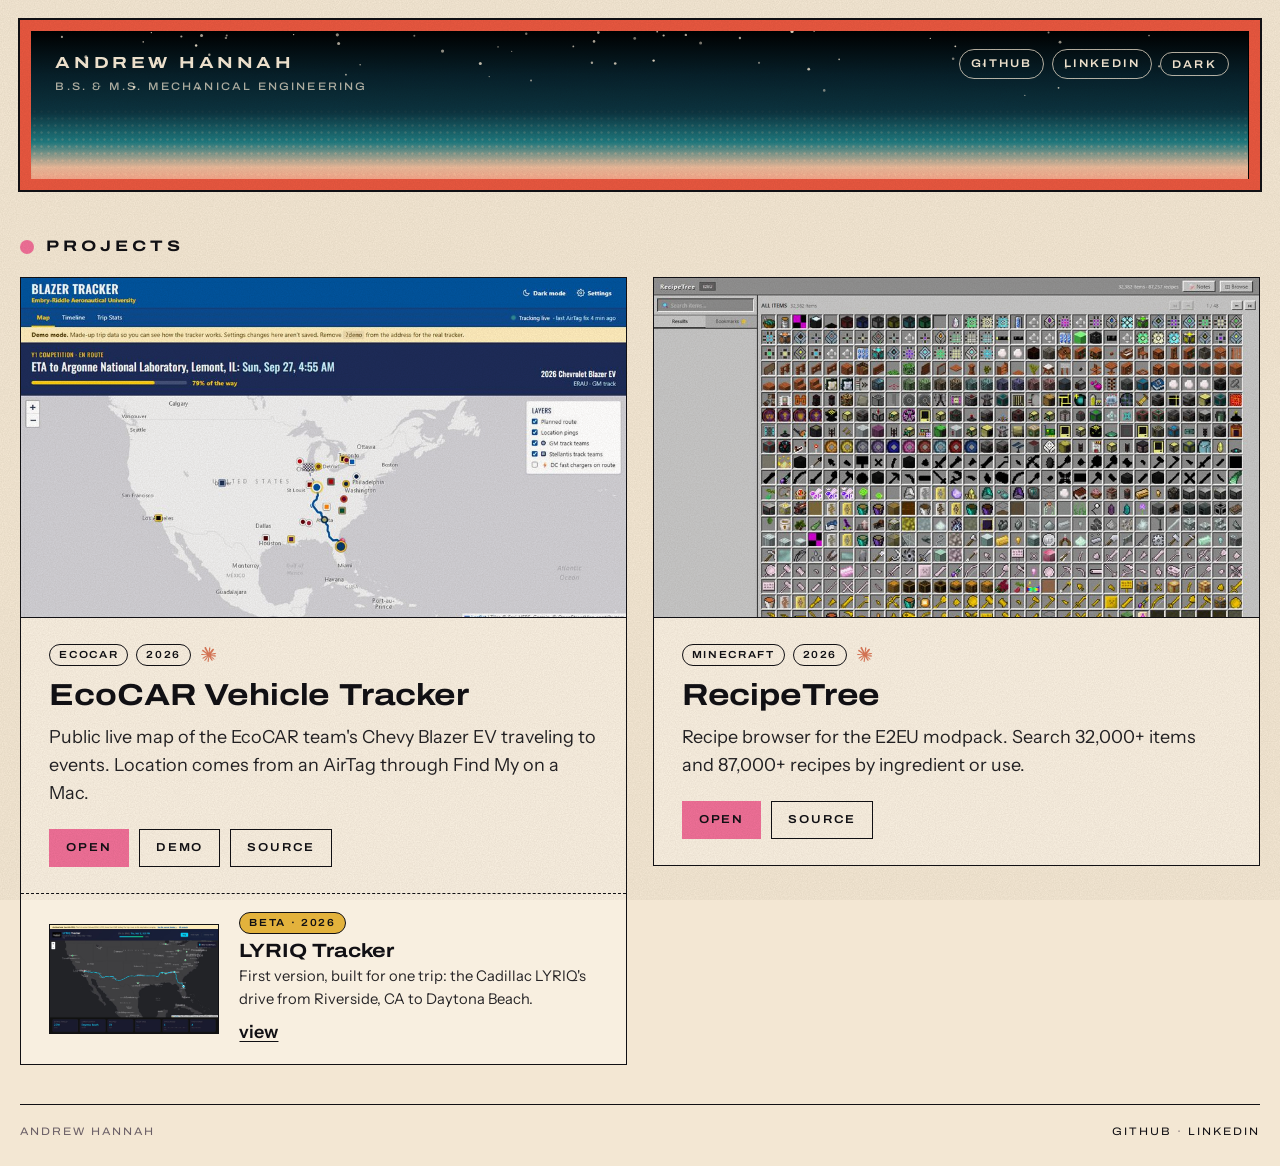
<file: index.html>
<!DOCTYPE html>
<html lang="en">
<head>
    <meta charset="UTF-8">
    <meta name="viewport" content="width=device-width, initial-scale=1.0">
    <title>andrew hannah</title>
    <meta name="description" content="Projects by Andrew Hannah.">
    <script>
        try { const t = localStorage.getItem('site-theme'); if (t === 'light' || t === 'dark') document.documentElement.dataset.theme = t; } catch (e) {}
    </script>
    <link rel="preconnect" href="https://fonts.googleapis.com">
    <link rel="preconnect" href="https://fonts.gstatic.com" crossorigin>
    <link rel="stylesheet" href="https://fonts.googleapis.com/css2?family=Archivo:wdth,wght@100..125,400..800&family=Instrument+Sans:wght@400..700&display=swap">
    <link rel="stylesheet" href="assets/site.css">
</head>
<body>
    <div class="grain" aria-hidden="true"></div>

    <header class="poster">
        <svg class="scene" id="scene" aria-hidden="true"></svg>

        <div class="corner corner-tl">
            <a class="name" href="./">andrew hannah</a>
            <span class="sub">B.S. &amp; M.S. Mechanical Engineering</span>
        </div>
        <div class="corner corner-tr">
            <a class="chip" href="https://github.com/bmxer7777">github</a>
            <a class="chip" href="https://www.linkedin.com/in/andrew-hannah-me/">linkedin</a>
            <button class="chip" id="theme-btn" type="button">dark</button>
        </div>
    </header>

    <main>
        <h2 class="section-title"><span class="dot"></span>projects</h2>
        <div class="grid">

        <article class="project">
            <a class="thumb" href="ecocar-vehicle-tracker/" aria-label="Open the EcoCAR Vehicle Tracker">
                <img src="assets/thumb-tracker.jpg" alt="EcoCAR Vehicle Tracker map with route, ETA and trip stats" loading="lazy">
            </a>
            <div class="info">
                <div class="meta"><span class="tag">ecocar</span><span class="tag">2026</span><span class="made-with" title="Built with Claude"><svg viewBox="0 0 24 24" role="img" aria-label="Built with Claude"><path d="m4.7144 15.9555 4.7174-2.6471.079-.2307-.079-.1275h-.2307l-.7893-.0486-2.6956-.0729-2.3375-.0971-2.2646-.1214-.5707-.1215-.5343-.7042.0546-.3522.4797-.3218.686.0608 1.5179.1032 2.2767.1578 1.6514.0972 2.4468.255h.3886l.0546-.1579-.1336-.0971-.1032-.0972L6.973 9.8356l-2.55-1.6879-1.3356-.9714-.7225-.4918-.3643-.4614-.1578-1.0078.6557-.7225.8803.0607.2246.0607.8925.686 1.9064 1.4754 2.4893 1.8336.3643.3035.1457-.1032.0182-.0728-.164-.2733-1.3539-2.4467-1.445-2.4893-.6435-1.032-.17-.6194c-.0607-.255-.1032-.4674-.1032-.7285L6.287.1335 6.6997 0l.9957.1336.419.3642.6192 1.4147 1.0018 2.2282 1.5543 3.0296.4553.8985.2429.8318.091.255h.1579v-.1457l.1275-1.706.2368-2.0947.2307-2.6957.0789-.7589.3764-.9107.7468-.4918.5828.2793.4797.686-.0668.4433-.2853 1.8517-.5586 2.9021-.3643 1.9429h.2125l.2429-.2429.9835-1.3053 1.6514-2.0643.7286-.8196.85-.9046.5464-.4311h1.0321l.759 1.1293-.34 1.1657-1.0625 1.3478-.8804 1.1414-1.2628 1.7-.7893 1.36.0729.1093.1882-.0183 2.8535-.607 1.5421-.2794 1.8396-.3157.8318.3886.091.3946-.3278.8075-1.967.4857-2.3072.4614-3.4364.8136-.0425.0304.0486.0607 1.5482.1457.6618.0364h1.621l3.0175.2247.7892.522.4736.6376-.079.4857-1.2142.6193-1.6393-.3886-3.825-.9107-1.3113-.3279h-.1822v.1093l1.0929 1.0686 2.0035 1.8092 2.5075 2.3314.1275.5768-.3218.4554-.34-.0486-2.2039-1.6575-.85-.7468-1.9246-1.621h-.1275v.17l.4432.6496 2.3436 3.5214.1214 1.0807-.17.3521-.6071.2125-.6679-.1214-1.3721-1.9246L14.38 17.959l-1.1414-1.9428-.1397.079-.674 7.2552-.3156.3703-.7286.2793-.6071-.4614-.3218-.7468.3218-1.4753.3886-1.9246.3157-1.53.2853-1.9004.17-.6314-.0121-.0425-.1397.0182-1.4328 1.9672-2.1796 2.9446-1.7243 1.8456-.4128.164-.7164-.3704.0667-.6618.4008-.5889 2.386-3.0357 1.4389-1.882.929-1.0868-.0062-.1579h-.0546l-6.3385 4.1164-1.1293.1457-.4857-.4554.0608-.7467.2307-.2429 1.9064-1.3114Z"/></svg></span></div>
                <h3>EcoCAR Vehicle Tracker</h3>
                <p>Public live map of the EcoCAR team's Chevy Blazer EV traveling to events. Location comes from an AirTag through Find My on a Mac.</p>
                <div class="actions">
                    <a class="btn primary" href="ecocar-vehicle-tracker/">open</a>
                    <a class="btn" href="ecocar-vehicle-tracker/?demo">demo</a>
                    <a class="btn" href="https://github.com/bmxer7777/ecocar-vehicle-tracker">source</a>
                </div>
            </div>

            <div class="stub">
                <a class="mini" href="lyriq/" aria-label="Open the LYRIQ Tracker beta">
                    <img src="assets/thumb-lyriq.jpg" alt="LYRIQ Tracker map of the drive from Riverside, CA to Daytona Beach" loading="lazy">
                </a>
                <div>
                    <div class="meta"><span class="tag beta">beta · 2026</span></div>
                    <h4>LYRIQ Tracker</h4>
                    <p>First version, built for one trip: the Cadillac LYRIQ's drive from Riverside, CA to Daytona Beach.</p>
                    <a class="more" href="lyriq/">view</a>
                </div>
            </div>
        </article>

        <article class="project">
            <a class="thumb" href="e2eu/" aria-label="Open RecipeTree">
                <img src="assets/thumb-e2eu.jpg" alt="RecipeTree item grid with search and bookmarks" loading="lazy">
            </a>
            <div class="info">
                <div class="meta"><span class="tag">minecraft</span><span class="tag">2026</span><span class="made-with" title="Built with Claude"><svg viewBox="0 0 24 24" role="img" aria-label="Built with Claude"><path d="m4.7144 15.9555 4.7174-2.6471.079-.2307-.079-.1275h-.2307l-.7893-.0486-2.6956-.0729-2.3375-.0971-2.2646-.1214-.5707-.1215-.5343-.7042.0546-.3522.4797-.3218.686.0608 1.5179.1032 2.2767.1578 1.6514.0972 2.4468.255h.3886l.0546-.1579-.1336-.0971-.1032-.0972L6.973 9.8356l-2.55-1.6879-1.3356-.9714-.7225-.4918-.3643-.4614-.1578-1.0078.6557-.7225.8803.0607.2246.0607.8925.686 1.9064 1.4754 2.4893 1.8336.3643.3035.1457-.1032.0182-.0728-.164-.2733-1.3539-2.4467-1.445-2.4893-.6435-1.032-.17-.6194c-.0607-.255-.1032-.4674-.1032-.7285L6.287.1335 6.6997 0l.9957.1336.419.3642.6192 1.4147 1.0018 2.2282 1.5543 3.0296.4553.8985.2429.8318.091.255h.1579v-.1457l.1275-1.706.2368-2.0947.2307-2.6957.0789-.7589.3764-.9107.7468-.4918.5828.2793.4797.686-.0668.4433-.2853 1.8517-.5586 2.9021-.3643 1.9429h.2125l.2429-.2429.9835-1.3053 1.6514-2.0643.7286-.8196.85-.9046.5464-.4311h1.0321l.759 1.1293-.34 1.1657-1.0625 1.3478-.8804 1.1414-1.2628 1.7-.7893 1.36.0729.1093.1882-.0183 2.8535-.607 1.5421-.2794 1.8396-.3157.8318.3886.091.3946-.3278.8075-1.967.4857-2.3072.4614-3.4364.8136-.0425.0304.0486.0607 1.5482.1457.6618.0364h1.621l3.0175.2247.7892.522.4736.6376-.079.4857-1.2142.6193-1.6393-.3886-3.825-.9107-1.3113-.3279h-.1822v.1093l1.0929 1.0686 2.0035 1.8092 2.5075 2.3314.1275.5768-.3218.4554-.34-.0486-2.2039-1.6575-.85-.7468-1.9246-1.621h-.1275v.17l.4432.6496 2.3436 3.5214.1214 1.0807-.17.3521-.6071.2125-.6679-.1214-1.3721-1.9246L14.38 17.959l-1.1414-1.9428-.1397.079-.674 7.2552-.3156.3703-.7286.2793-.6071-.4614-.3218-.7468.3218-1.4753.3886-1.9246.3157-1.53.2853-1.9004.17-.6314-.0121-.0425-.1397.0182-1.4328 1.9672-2.1796 2.9446-1.7243 1.8456-.4128.164-.7164-.3704.0667-.6618.4008-.5889 2.386-3.0357 1.4389-1.882.929-1.0868-.0062-.1579h-.0546l-6.3385 4.1164-1.1293.1457-.4857-.4554.0608-.7467.2307-.2429 1.9064-1.3114Z"/></svg></span></div>
                <h3>RecipeTree</h3>
                <p>Recipe browser for the E2EU modpack. Search 32,000+ items and 87,000+ recipes by ingredient or use.</p>
                <div class="actions">
                    <a class="btn primary" href="e2eu/">open</a>
                    <a class="btn" href="https://github.com/bmxer7777/e2eu">source</a>
                </div>
            </div>
        </article>
        </div>
    </main>

    <footer>
        <span>andrew hannah</span>
        <span class="links"><a href="https://github.com/bmxer7777">github</a> · <a href="https://www.linkedin.com/in/andrew-hannah-me/">linkedin</a></span>
    </footer>

    <script src="assets/scene.js"></script>
    <script>
        const dq = window.matchMedia('(prefers-color-scheme: dark)');
        const isDark = () => (document.documentElement.dataset.theme || (dq.matches ? 'dark' : 'light')) === 'dark';
        const btn = document.getElementById('theme-btn');
        const paint = () => { btn.textContent = isDark() ? 'light' : 'dark'; };
        btn.addEventListener('click', () => {
            const next = isDark() ? 'light' : 'dark';
            document.documentElement.dataset.theme = next;
            try { localStorage.setItem('site-theme', next); } catch (e) {}
            paint();
        });
        dq.addEventListener('change', paint);
        paint();
    </script>
</body>
</html>
</file>
<file: assets/site.css>
/* Retro-pop print look: flat saturated fills, one even ink line weight,
   a thick coral frame over black, and a paper grain on top. */
:root {
    --ink: #111014;
    --coral: #E8573F;
    --pink: #EF6F97;
    --salmon: #F08B72;
    --peach: #F7C4A0;
    --mustard: #E3B23C;
    --teal: #1F7A80;
    --teal-deep: #0C3440;
    --paper: #F3E7D3;

    --page: #0b0a0d;
    --surface: #141217;
    --line: #F3E7D3;
    --text: #F3E7D3;
    --muted: #A99FA8;
    color-scheme: dark;

    --head: 'Archivo', 'Helvetica Neue', Arial, sans-serif;
    --body: 'Instrument Sans', 'Helvetica Neue', Arial, sans-serif;
}
@media (prefers-color-scheme: light) {
    :root:not([data-theme="dark"]) { --page: #F3E7D3; --surface: #F8EFE0; --line: #111014; --text: #111014; --muted: #6A5F66; color-scheme: light; }
}
:root[data-theme="light"] { --page: #F3E7D3; --surface: #F8EFE0; --line: #111014; --text: #111014; --muted: #6A5F66; color-scheme: light; }

* { margin: 0; padding: 0; box-sizing: border-box; }
body { background: var(--page); color: var(--text); font-family: var(--body); font-size: clamp(15px, 0.35vw + 13.5px, 18px); line-height: 1.55; padding: clamp(10px, 1.6vw, 32px); -webkit-font-smoothing: antialiased; }
a { color: inherit; }
:focus-visible { outline: 2px solid var(--mustard); outline-offset: 3px; }

/* paper grain over everything */
.grain {
    position: fixed; inset: 0; pointer-events: none; z-index: 50;
    opacity: 0.16; mix-blend-mode: multiply;
    background-image: url("data:image/svg+xml;utf8,<svg xmlns='http://www.w3.org/2000/svg' width='220' height='220'><filter id='n'><feTurbulence type='fractalNoise' baseFrequency='.85' numOctaves='3' stitchTiles='stitch'/><feColorMatrix values='0 0 0 0 0.35  0 0 0 0 0.3  0 0 0 0 0.25  0 0 0 1.4 -0.2'/></filter><rect width='100%' height='100%' filter='url(%23n)'/></svg>");
}
:root[data-theme="dark"] .grain { mix-blend-mode: screen; opacity: 0.07; }
@media (prefers-color-scheme: dark) { :root:not([data-theme="light"]) .grain { mix-blend-mode: screen; opacity: 0.07; } }

/* ---------- poster ---------- */
.poster {
    position: relative;
    background: #000;
    border: clamp(9px, 0.9vw, 16px) solid var(--coral);
    outline: 2px solid var(--ink);
    height: clamp(170px, 13vw, 280px);
    overflow: hidden;
}
.scene { position: absolute; inset: 0; width: 100%; height: 100%; display: block; }
.corner { position: absolute; z-index: 2; display: flex; gap: 8px; align-items: center; }
.corner-tl { top: 20px; left: 24px; flex-direction: column; align-items: flex-start; gap: 2px; }
.corner-tr { top: 18px; right: 20px; }
.name {
    font-family: var(--head); font-stretch: 125%; font-weight: 700;
    font-size: clamp(0.9rem, 0.75vw + 0.4rem, 1.35rem); letter-spacing: 0.22em; text-transform: uppercase;
    color: var(--paper); text-decoration: none;
}
.sub {
    font-family: var(--head); font-stretch: 112%; font-weight: 500;
    font-size: 0.68rem; letter-spacing: 0.2em; text-transform: uppercase; color: rgba(243, 231, 211, 0.72);
}
.chip {
    font-family: var(--head); font-stretch: 112%; font-weight: 600;
    font-size: 0.7rem; letter-spacing: 0.18em; text-transform: uppercase;
    color: var(--paper); background: transparent; border: 1.5px solid rgba(243, 231, 211, 0.75);
    padding: 5px 11px; text-decoration: none; cursor: pointer; border-radius: 999px;
}
.chip:hover { background: var(--paper); color: var(--ink); }


/* ---------- projects ---------- */
main { margin: clamp(32px, 3.5vw, 64px) 0 0; }
.grid {
    margin-top: 18px;
    display: grid;
    grid-template-columns: repeat(auto-fit, minmax(min(100%, 520px), 1fr));
    gap: clamp(20px, 2vw, 36px);
    align-items: start;
}
.section-title {
    display: flex; align-items: center; gap: 12px;
    font-family: var(--head); font-stretch: 125%; font-weight: 700;
    font-size: 0.95rem; letter-spacing: 0.26em; text-transform: uppercase;
    margin: 0;
}
.dot { width: 14px; height: 14px; border-radius: 50%; background: var(--pink); display: inline-block; }

.project {
    display: flex; flex-direction: column;
    border: 1.5px solid var(--line);
    background: var(--surface);
}
.thumb { display: block; border-bottom: 1.5px solid var(--line); overflow: hidden; background: #000; aspect-ratio: 16 / 9; }
.thumb img { width: 100%; height: 100%; object-fit: cover; object-position: top left; display: block; transition: transform .4s ease; }
.project:hover .thumb img { transform: scale(1.025); }
.info { padding: 26px 28px; display: flex; flex-direction: column; gap: 12px; }
.meta { display: flex; flex-wrap: wrap; align-items: center; gap: 8px; }
.tag {
    font-family: var(--head); font-stretch: 112%; font-weight: 600;
    font-size: 0.64rem; letter-spacing: 0.16em; text-transform: uppercase;
    padding: 2px 9px; border: 1.2px solid var(--line); border-radius: 999px; color: var(--text);
}
.made-with { display: inline-flex; align-items: center; margin-left: 2px; }
.made-with svg { width: 15px; height: 15px; fill: #D97757; }
.tag.beta { background: var(--mustard); border-color: var(--ink); color: var(--ink); }
.info h3, .stub h4 {
    font-family: var(--head); font-stretch: 118%; font-weight: 700;
    font-size: clamp(1.4rem, 2.6vw, 1.9rem); line-height: 1.1; letter-spacing: -0.005em;
}
.info p { color: var(--text); opacity: 0.92; }
.actions { display: flex; flex-wrap: wrap; gap: 10px; margin-top: auto; padding-top: 10px; }
.btn {
    font-family: var(--head); font-stretch: 112%; font-weight: 600;
    font-size: 0.72rem; letter-spacing: 0.16em; text-transform: uppercase; text-decoration: none;
    padding: 9px 16px; border: 1.5px solid var(--line); color: var(--text);
    transition: background .15s ease, color .15s ease;
}
.btn:hover { background: var(--text); color: var(--page); }
.btn.primary { background: var(--pink); border-color: var(--pink); color: var(--ink); }
.btn.primary:hover { background: var(--coral); border-color: var(--coral); color: #fff; }

.stub {
    border-top: 1.5px dashed var(--line);
    display: grid; grid-template-columns: 170px minmax(0, 1fr); gap: 20px; align-items: center;
    padding: 18px 28px;
}
.stub .mini { display: block; aspect-ratio: 14 / 9; border: 1.5px solid var(--line); overflow: hidden; }
.stub .mini img { width: 100%; height: 100%; object-fit: cover; object-position: top left; display: block; }
.stub h4 { font-size: 1.2rem; margin-top: 6px; }
.stub p { font-size: 0.92rem; margin: 4px 0 8px; opacity: 0.9; }
.more { font-weight: 600; text-underline-offset: 3px; }

footer {
    margin: clamp(28px, 3vw, 56px) 0 0; padding: 18px 0 6px;
    display: flex; justify-content: space-between; flex-wrap: wrap; gap: 10px;
    font-family: var(--head); font-stretch: 112%; font-size: 0.68rem; letter-spacing: 0.18em; text-transform: uppercase;
    color: var(--muted); border-top: 1.5px solid var(--line);
}
footer a { text-decoration: none; color: var(--text); }

@media (max-width: 780px) {
    body { padding: 10px; }
    .poster { height: 180px; }
    .corner-tl { top: 14px; left: 16px; }
    .corner-tr { top: auto; bottom: 12px; right: 12px; gap: 6px; }
    .chip { padding: 4px 9px; font-size: 0.62rem; }
    .name { letter-spacing: 0.16em; }
    .sub { letter-spacing: 0.12em; }
    .info { padding: 20px; }
    .stub { grid-template-columns: 1fr; padding: 18px 20px; }
    .stub .mini { max-width: 260px; }
}
</file>
